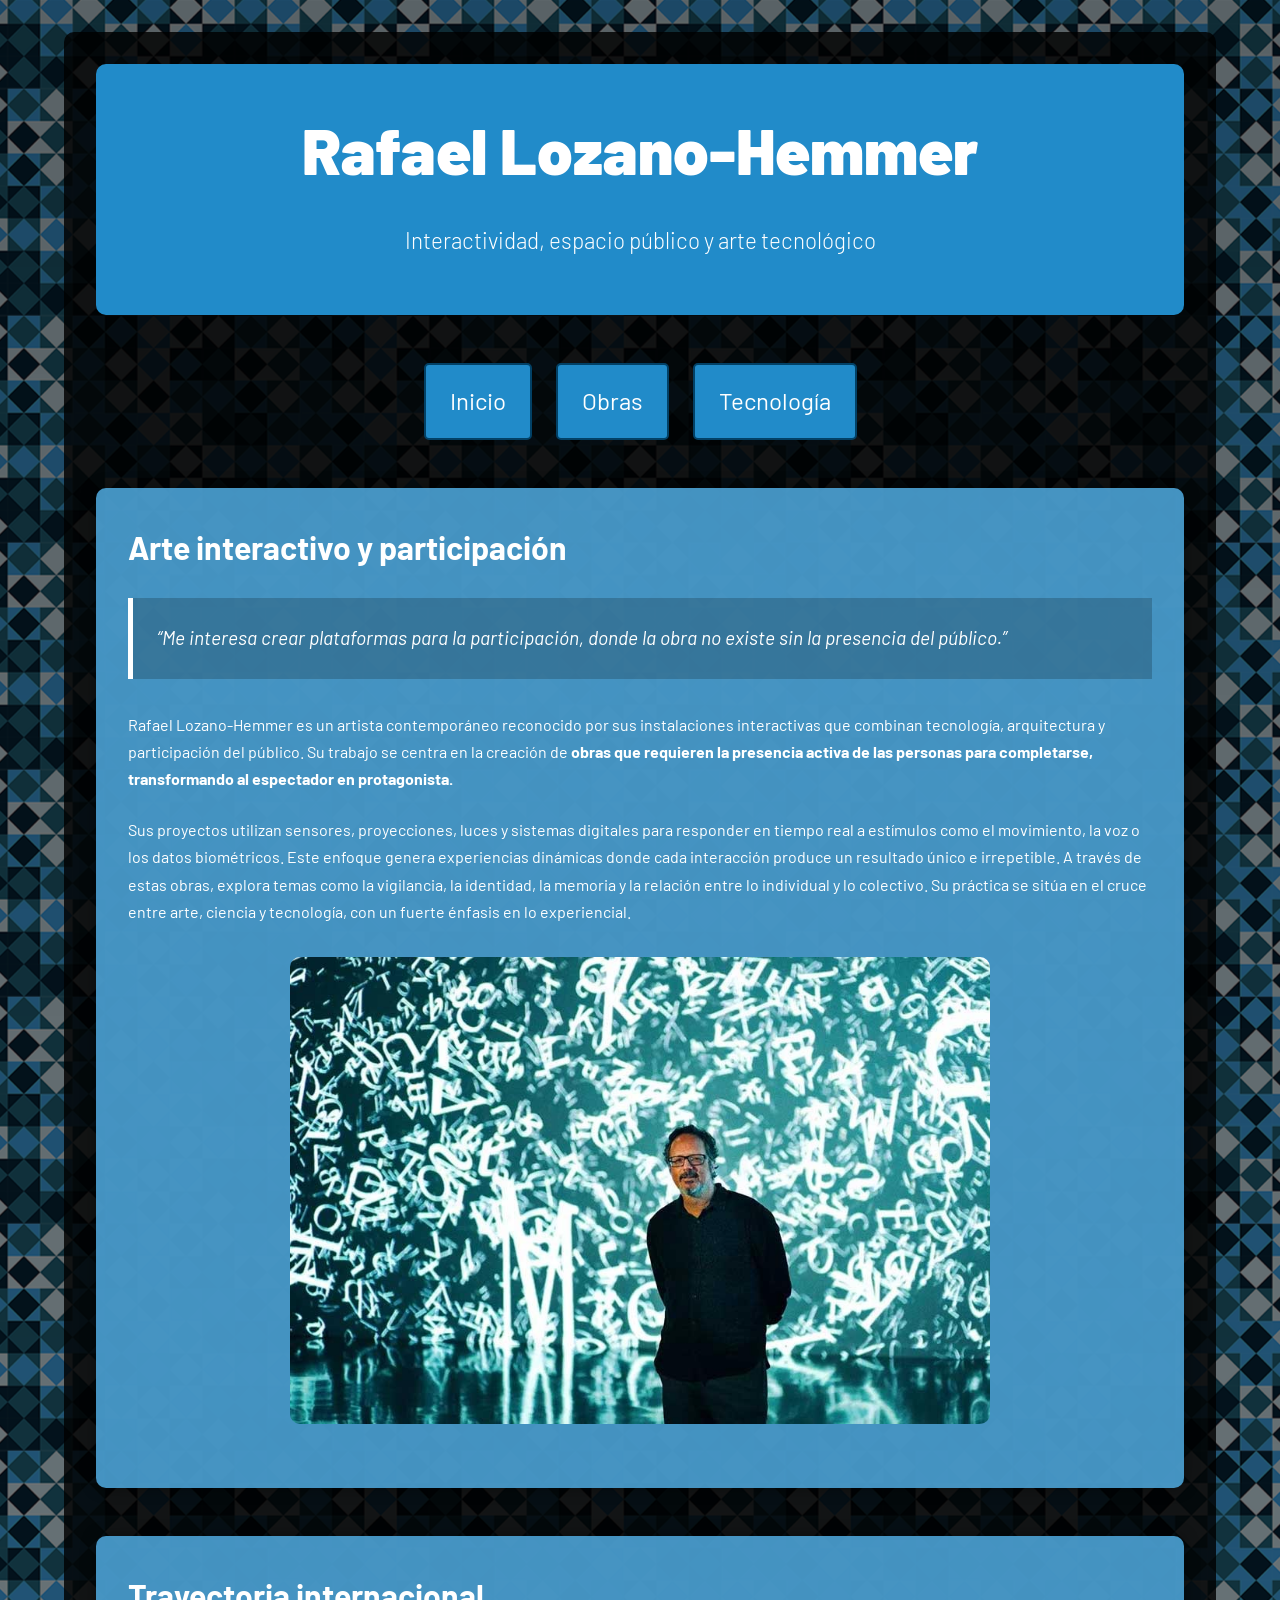
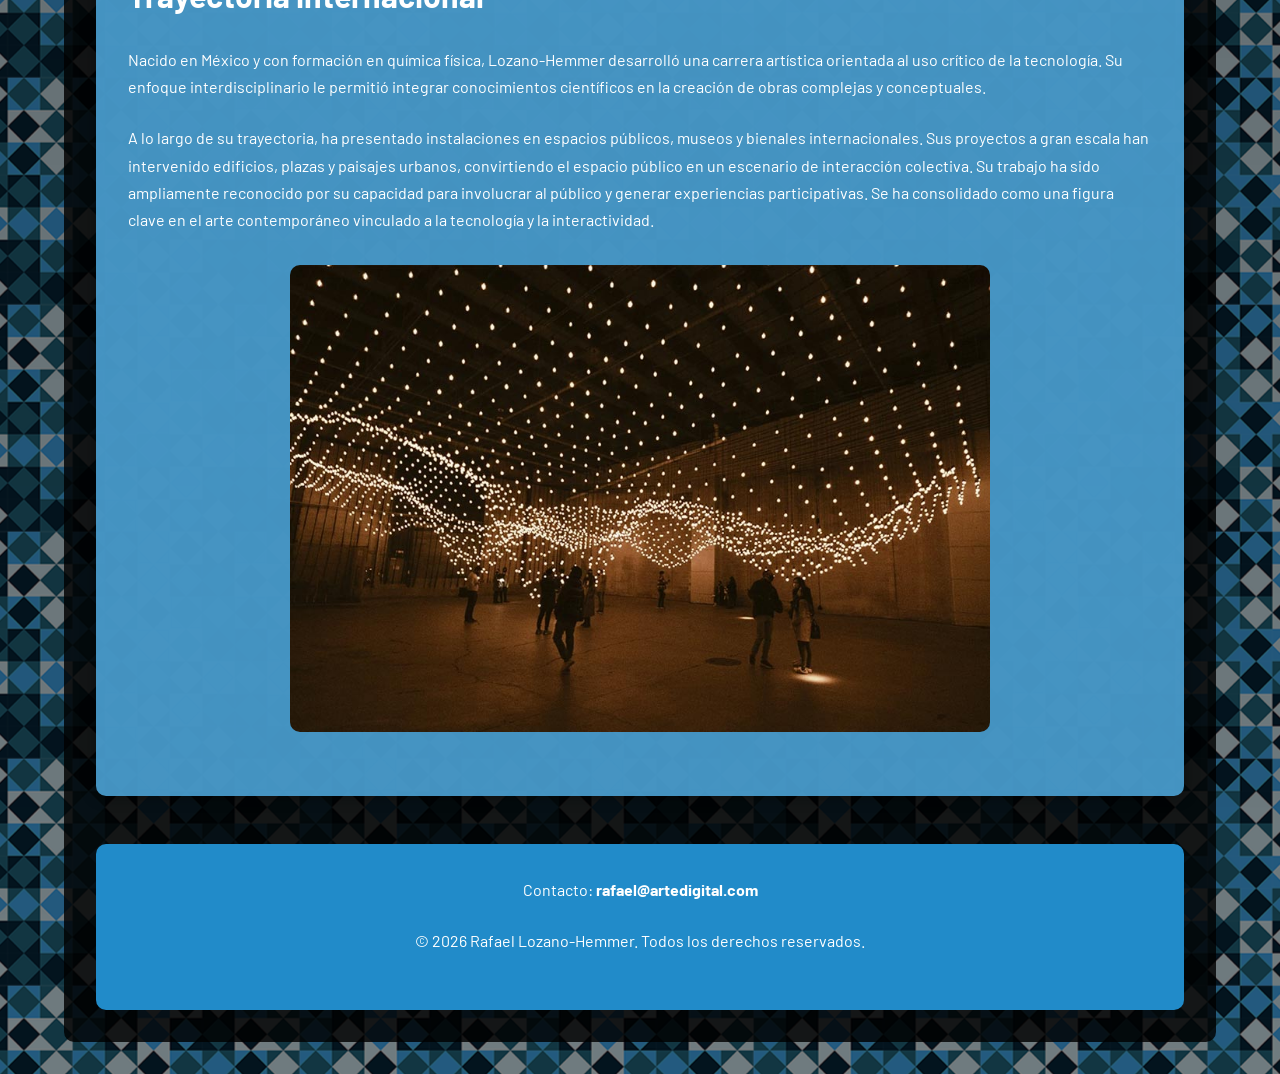
<file: index.html>
<!DOCTYPE html>

<html lang="es">

<head>

    <meta charset="UTF-8">

    <meta name="viewport" content="width=device-width, initial-scale=1.0">

    <title>Rafael Lozano-Hemmer | Inicio</title>

    <!-- Google Fonts -->

    <link rel="preconnect" href="https://fonts.googleapis.com">

    <link rel="preconnect" href="https://fonts.gstatic.com" crossorigin>

    <link href="https://fonts.googleapis.com/css2?family=Barlow:wght@300;400;500;700;900&display=swap" rel="stylesheet">

    <!-- CSS -->

    <link rel="stylesheet" href="estilos/styles.css">

</head>

<body>

    <!--
    Declaración de uso de IA

    Herramienta utilizada:
    ChatGPT

    Se utilizó IA para:
    - revisión de HTML y CSS
    - consultas sobre semántica web
    - corrección de errores
    - sugerencias visuales y estructurales

    Se realizaron modificaciones manuales
    sobre el código generado, reorganizando
    contenido, corrigiendo estilos y adaptando
    la estructura final del sitio.
    -->

    <div class="contenedor">

        <header>

            <h1>Rafael Lozano-Hemmer</h1>

            <p class="subtitulo">
                Interactividad, espacio público y arte tecnológico
            </p>

        </header>

        <nav>

            <ul class="menu">

                <li>
                    <a href="index.html">Inicio</a>
                </li>

                <li>
                    <a href="obras.html">Obras</a>
                </li>

                <li>
                    <a href="tecnologia.html">Tecnología</a>
                </li>

            </ul>

        </nav>

        <main>

            <section>

                <article>

                    <h2>Arte interactivo y participación</h2>

                    <blockquote>
                        “Me interesa crear plataformas para la participación,
                        donde la obra no existe sin la presencia del público.”
                    </blockquote>

                    <p>
                        Rafael Lozano-Hemmer es un artista contemporáneo reconocido por sus instalaciones interactivas que combinan tecnología, arquitectura y participación del público.
Su trabajo se centra en la creación de <strong>obras que requieren la presencia activa de las personas para completarse, transformando al espectador en protagonista.</strong>
                    </p>

                    <p>
                        Sus proyectos utilizan sensores, proyecciones, luces y sistemas digitales para responder en tiempo real a estímulos como el movimiento, la voz o los datos biométricos. Este enfoque genera experiencias dinámicas donde cada interacción produce un resultado único e irrepetible.

A través de estas obras, explora temas como la vigilancia, la identidad, la memoria y la relación entre lo individual y lo colectivo. 

Su práctica se sitúa en el cruce entre arte, ciencia y tecnología, con un fuerte énfasis en lo experiencial.

                    </p>

                    <img
                        src="img/lozano-hemmer-1.jpg"
                        alt="Instalación interactiva"
                        loading="lazy">

                </article>

                <article>

                    <h2>Trayectoria internacional</h2>

                    <p>
                        Nacido en México y con formación en química física, Lozano-Hemmer desarrolló una carrera artística orientada al uso crítico de la tecnología. Su enfoque interdisciplinario le permitió integrar conocimientos científicos en la creación de obras complejas y conceptuales.
                    </p>

                    <p>
                    A lo largo de su trayectoria, ha presentado instalaciones en espacios públicos, museos y bienales internacionales. Sus proyectos a gran escala han intervenido edificios, plazas y paisajes urbanos, convirtiendo el espacio público en un escenario de interacción colectiva.
                Su trabajo ha sido ampliamente reconocido por su capacidad para involucrar al público y generar experiencias participativas. Se ha consolidado como una figura clave en el arte contemporáneo vinculado a la tecnología y la interactividad.    
                
                </p>

                    <img
                        src="img/lozano-hemmer-2.jpg"
                        alt="Obra tecnológica de Rafael Lozano-Hemmer"
                        loading="lazy">

                </article>

            </section>

        </main>

        <footer>

            <p>
                Contacto:
                <a href="mailto:rafael@artedigital.com">
                    rafael@artedigital.com
                </a>
            </p>

            <p class="footer-texto">
                © 2026 Rafael Lozano-Hemmer. Todos los derechos reservados.
            </p>

        </footer>

    </div>

</body>

</html>
</file>
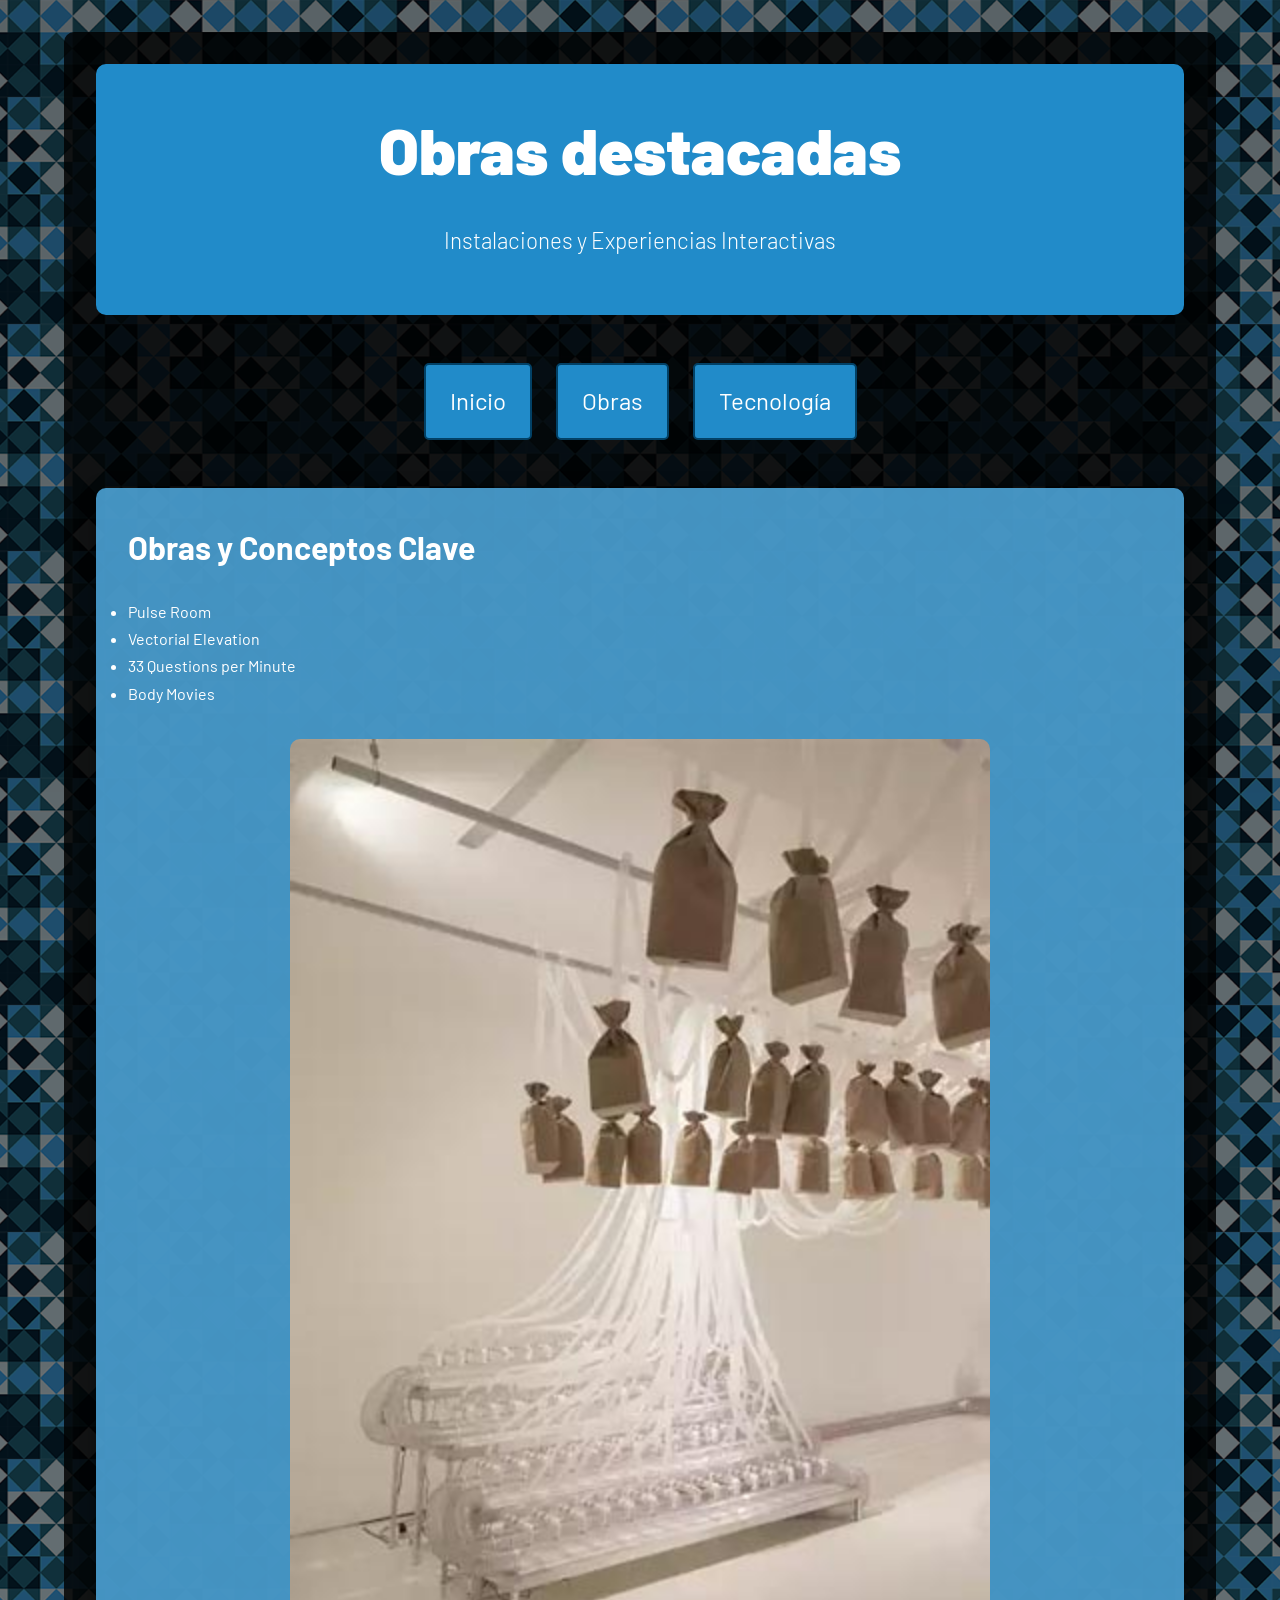
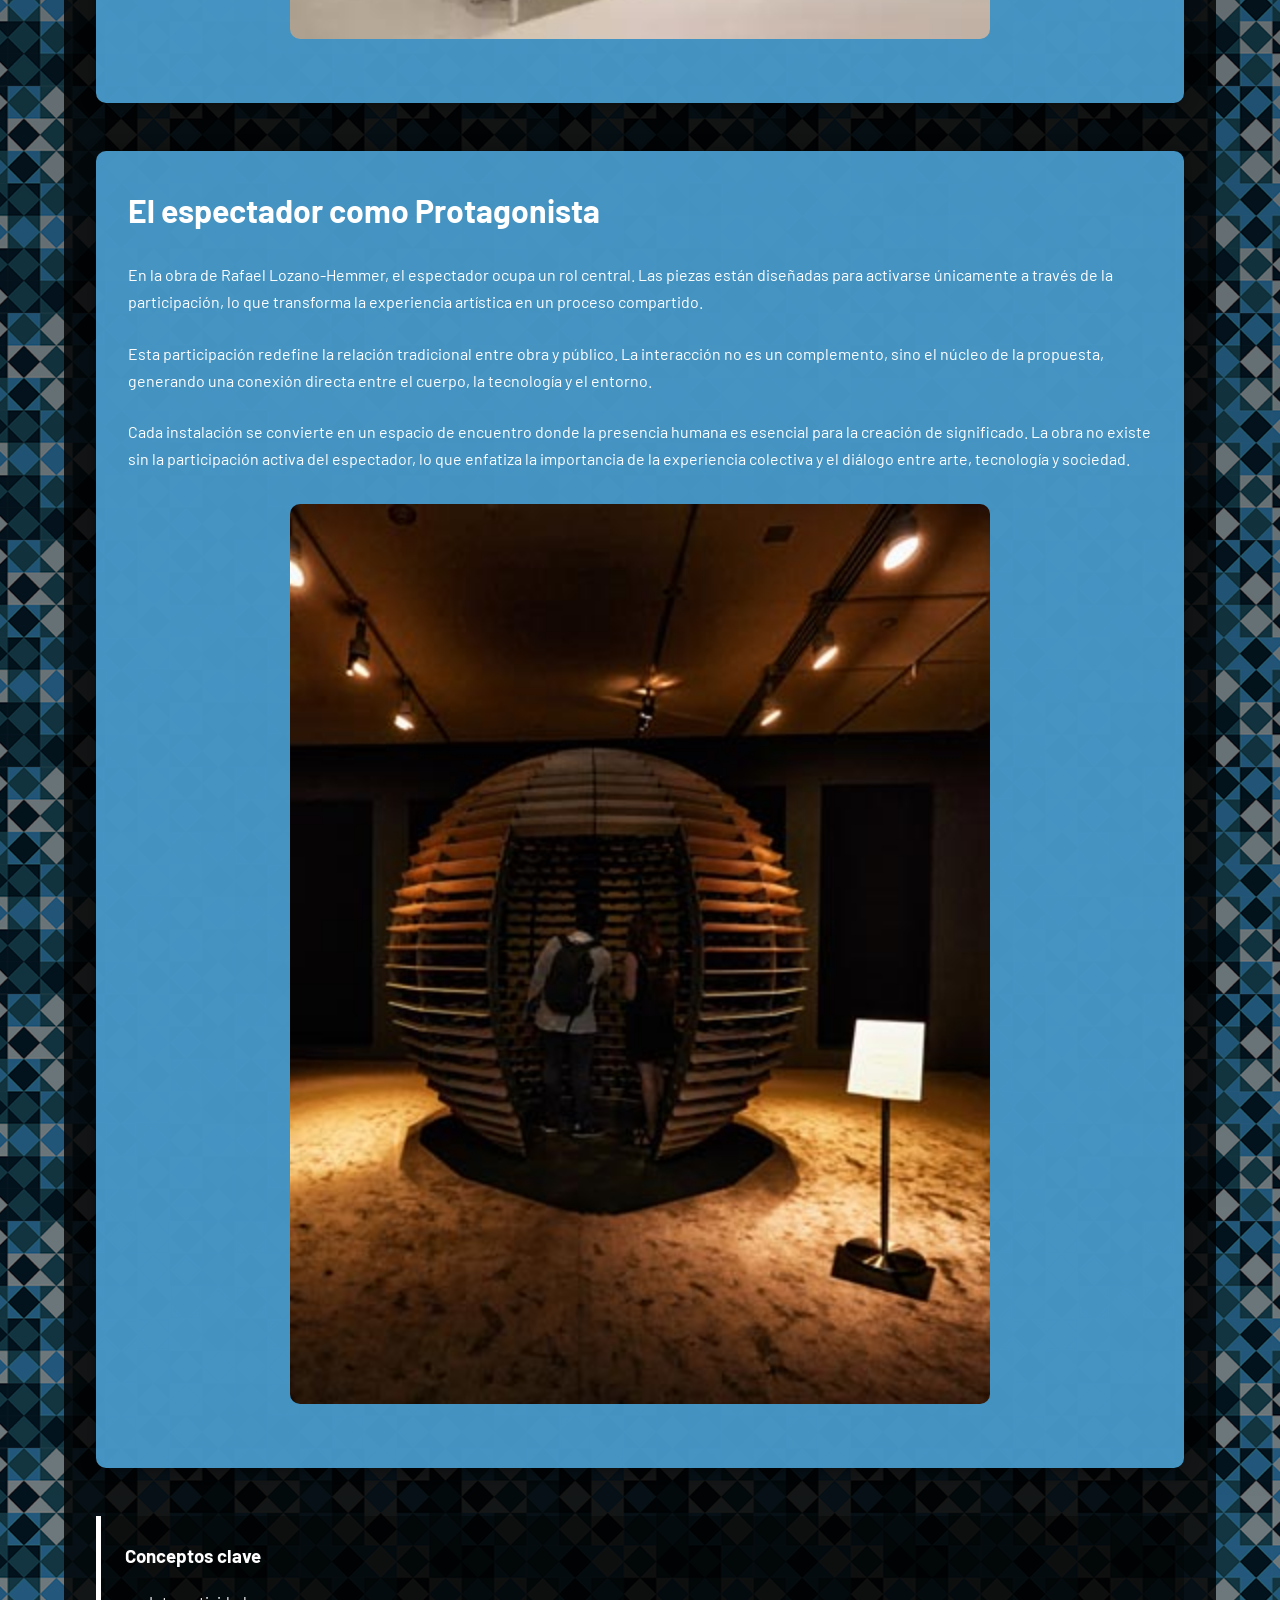
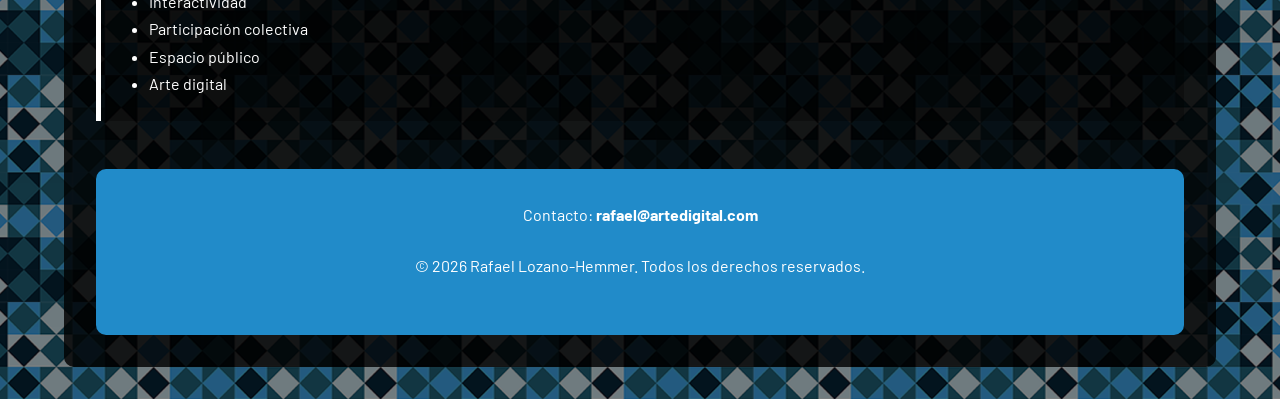
<file: obras.html>
<!DOCTYPE html>

<html lang="es">

<head>

    <meta charset="UTF-8">

    <meta name="viewport" content="width=device-width, initial-scale=1.0">

    <title>Rafael Lozano-Hemmer | Obras</title>

    <link rel="preconnect" href="https://fonts.googleapis.com">

    <link rel="preconnect" href="https://fonts.gstatic.com" crossorigin>

    <link href="https://fonts.googleapis.com/css2?family=Barlow:wght@300;400;500;700;900&display=swap" rel="stylesheet">

    <link rel="stylesheet" href="estilos/styles.css">

</head>

<body>

    <div class="contenedor">

        <header>

            <h1>Obras destacadas</h1>

            <p class="subtitulo">
                Instalaciones y Experiencias Interactivas
            </p>

        </header>

        <nav>

            <ul class="menu">

                <li>
                    <a href="index.html">Inicio</a>
                </li>

                <li>
                    <a href="obras.html">Obras</a>
                </li>

                <li>
                    <a href="tecnologia.html">Tecnología</a>
                </li>

            </ul>

        </nav>

        <main>

            <section>

                <article>

                    <h2>Obras y Conceptos Clave</h2>
                
                    <ul>

                        <li>Pulse Room</li>

                        <li>Vectorial Elevation</li>

                        <li>33 Questions per Minute</li>

                        <li>Body Movies</li>

                    </ul>
                   

                    <img
                        src="img/lozano-hemmer-3.jpg"
                        alt="Pulse Room"
                        loading="lazy">

                </article>

                <article>

                    <h2>El espectador como Protagonista</h2>

                    <p>
                      En la obra de Rafael Lozano-Hemmer, el espectador ocupa un rol central. Las piezas están diseñadas para activarse únicamente a través de la participación, lo que transforma la experiencia artística en un proceso compartido.

                    </p>Esta participación redefine la relación tradicional entre obra y público. La interacción no es un complemento, sino el núcleo de la propuesta, generando una conexión directa entre el cuerpo, la tecnología y el entorno.</p>

                     <p>
                        Cada instalación se convierte en un espacio de encuentro donde la presencia humana es esencial para la creación de significado. La obra no existe sin la participación activa del espectador, lo que enfatiza la importancia de la experiencia colectiva y el diálogo entre arte, tecnología y sociedad.
                    
                    
                    <img
                        src="img/lozano-hemmer-4.jpg"
                        alt="Body Movies"
                        loading="lazy">

                </article>

                <aside>

                    <h3>Conceptos clave</h3>

                    <ul>

                        <li>Interactividad</li>

                        <li>Participación colectiva</li>

                        <li>Espacio público</li>

                        <li>Arte digital</li>

                    </ul>

                </aside>

            </section>

        </main>

       <footer>

            <p>
                Contacto:
                <a href="mailto:rafael@artedigital.com">
                    rafael@artedigital.com
                </a>
            </p>

            <p class="footer-texto">
                © 2026 Rafael Lozano-Hemmer. Todos los derechos reservados.
            </p>

        </footer>

    </div>

</body>

</html>
</file>
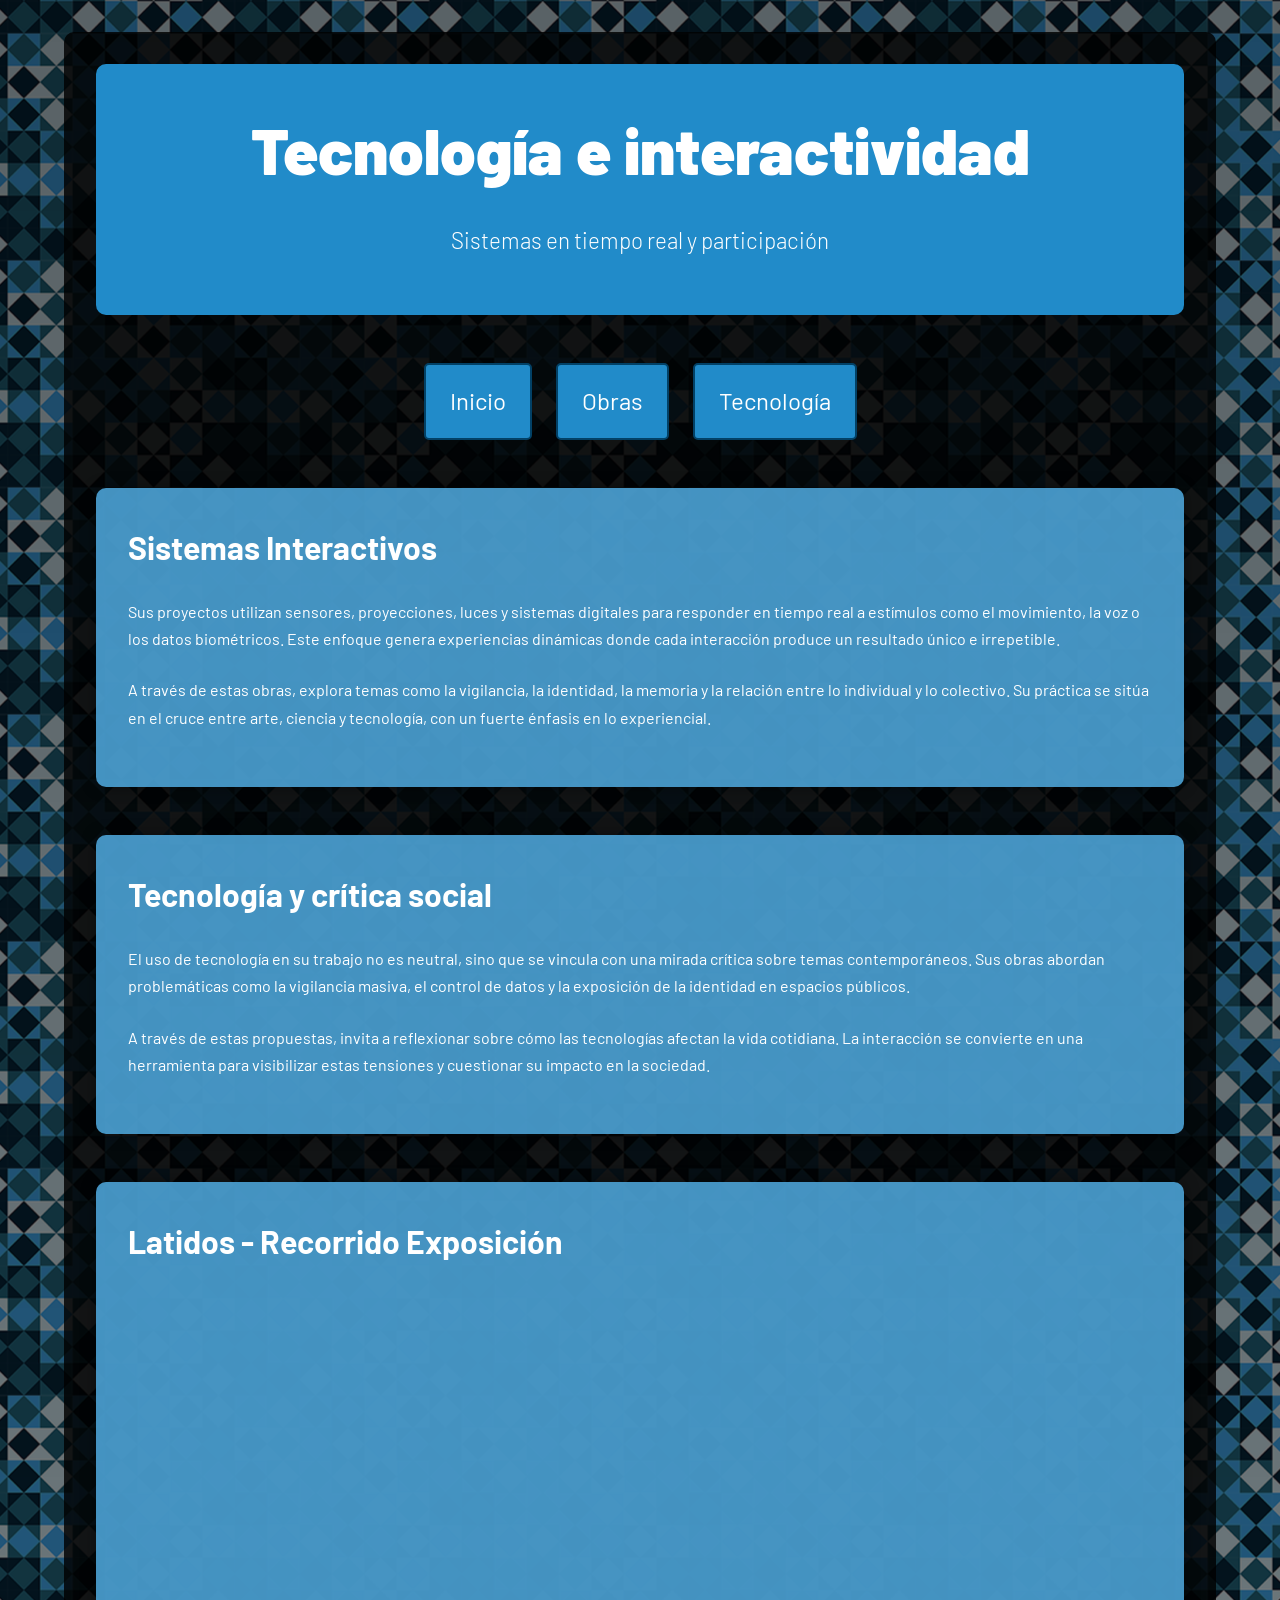
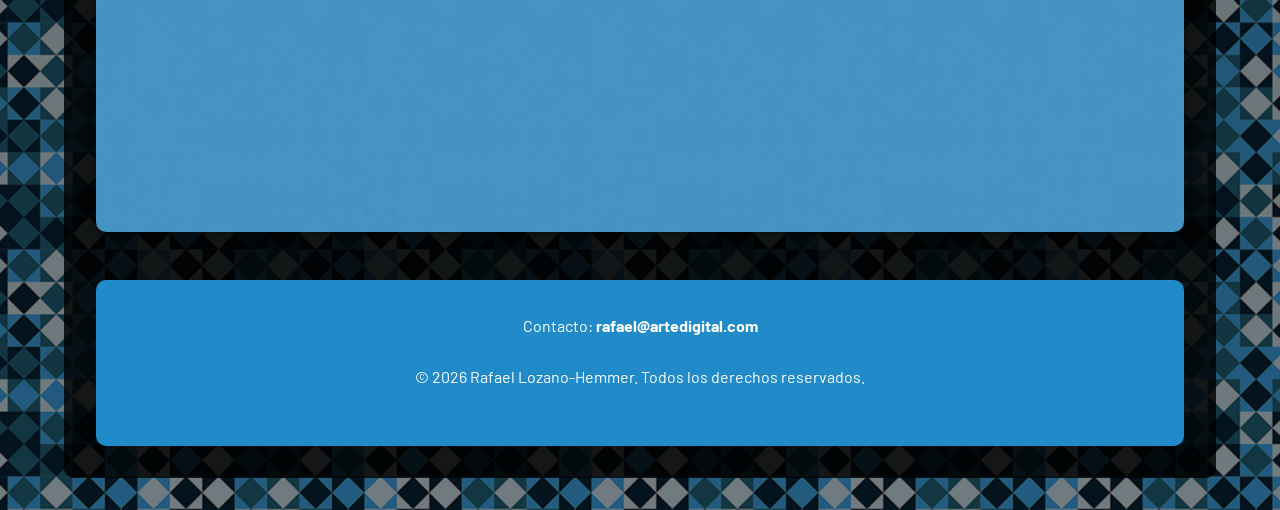
<file: tecnologia.html>
<!DOCTYPE html>

<html lang="es">

<head>

    <meta charset="UTF-8">

    <meta name="viewport" content="width=device-width, initial-scale=1.0">

    <title>Rafael Lozano-Hemmer | Tecnología</title>

    <link rel="preconnect" href="https://fonts.googleapis.com">

    <link rel="preconnect" href="https://fonts.gstatic.com" crossorigin>

    <link href="https://fonts.googleapis.com/css2?family=Barlow:wght@300;400;500;700;900&display=swap" rel="stylesheet">

    <link rel="stylesheet" href="estilos/styles.css">

</head>

<body>

    <div class="contenedor">

        <header>

            <h1>Tecnología e interactividad</h1>

            <p class="subtitulo">
                Sistemas en tiempo real y participación
            </p>

        </header>

        <nav>

            <ul class="menu">

                <li>
                    <a href="index.html">Inicio</a>
                </li>

                <li>
                    <a href="obras.html">Obras</a>
                </li>

                <li>
                    <a href="tecnologia.html">Tecnología</a>
                </li>

            </ul>

        </nav>

        <main>

            <section>

                <article>

                    <h2>Sistemas Interactivos</h2>

                    <p>
                        Sus proyectos utilizan sensores, proyecciones, luces y sistemas digitales para responder en tiempo real a estímulos como el movimiento, la voz o los datos biométricos. Este enfoque genera experiencias dinámicas donde cada interacción produce un resultado único e irrepetible.
                    </p>

                    <p>
                       A través de estas obras, explora temas como la vigilancia, la identidad, la memoria y la relación entre lo individual y lo colectivo. 

Su práctica se sitúa en el cruce entre arte, ciencia y tecnología, con un fuerte énfasis en lo experiencial.
                    </p>

                </article>

                <article>

                    <h2>Tecnología y crítica social</h2>

                    <p>
                        El uso de tecnología en su trabajo no es neutral, sino que se vincula con una mirada crítica sobre temas contemporáneos. Sus obras abordan problemáticas como la vigilancia masiva, el control de datos y la exposición de la identidad en espacios públicos.
                    </p>

                    <p>
                  A través de estas propuestas, invita a reflexionar sobre cómo las tecnologías afectan la vida cotidiana. La interacción se convierte en una herramienta para visibilizar estas tensiones y cuestionar su impacto en la sociedad.

                    </p>

                </article>

                <article>

                    <h2>Latidos - Recorrido Exposición</h2>

                    <iframe
                        width="100%"
                        height="500"
                        src="https://www.youtube.com/embed/jTzojcaanDs"
                        title="Rafael Lozano-Hemmer"
                        allowfullscreen>
                    </iframe>

                </article>

            </section>

        </main>
 <footer>

            <p>
                Contacto:
                <a href="mailto:rafael@artedigital.com">
                    rafael@artedigital.com
                </a>
            </p>

            <p class="footer-texto">
                © 2026 Rafael Lozano-Hemmer. Todos los derechos reservados.
            </p>

        </footer>

    </div>

</body>

</html>
</file>
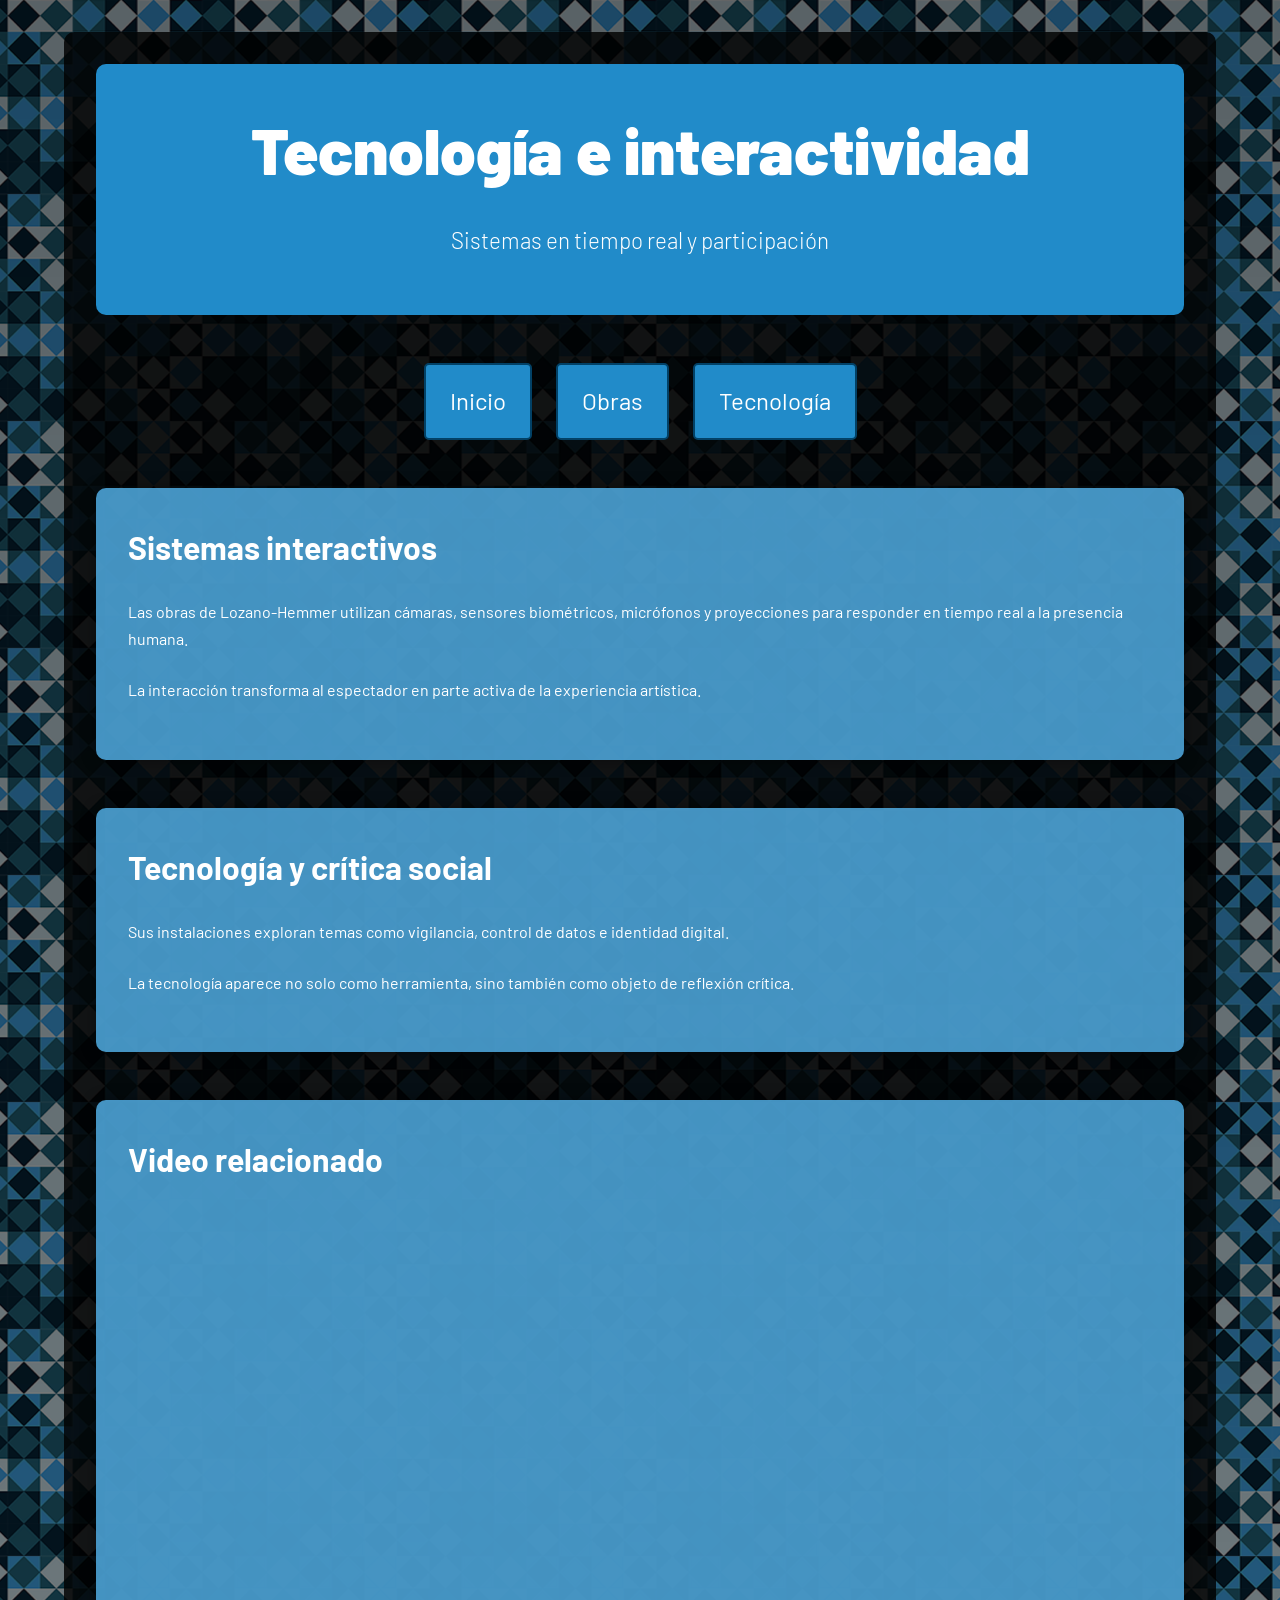
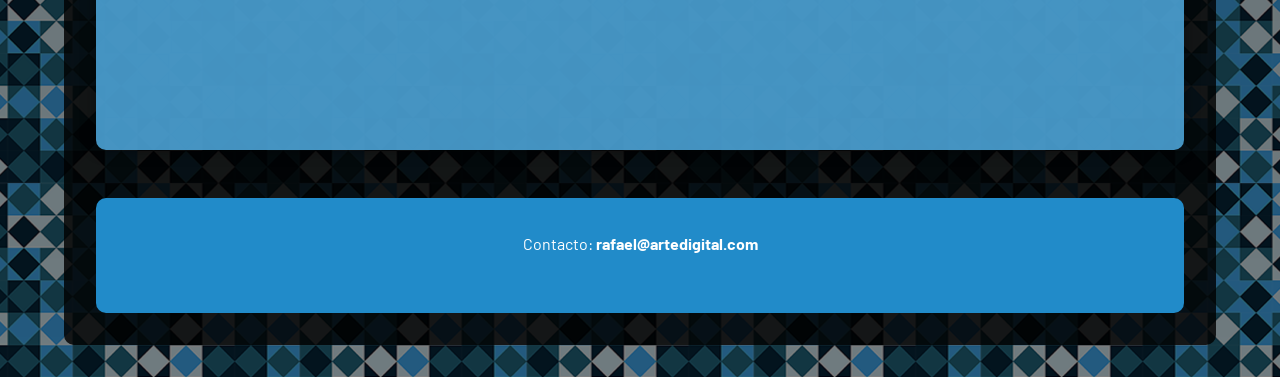
<file: tecnología.html>
<!DOCTYPE html>

<html lang="es">

<head>

    <meta charset="UTF-8">

    <meta name="viewport" content="width=device-width, initial-scale=1.0">

    <title>Rafael Lozano-Hemmer | Tecnología</title>

    <link rel="preconnect" href="https://fonts.googleapis.com">

    <link rel="preconnect" href="https://fonts.gstatic.com" crossorigin>

    <link href="https://fonts.googleapis.com/css2?family=Barlow:wght@300;400;500;700;900&display=swap" rel="stylesheet">

    <link rel="stylesheet" href="estilos/styles.css">

</head>

<body>

    <div class="contenedor">

        <header>

            <h1>Tecnología e interactividad</h1>

            <p class="subtitulo">
                Sistemas en tiempo real y participación
            </p>

        </header>

        <nav>

            <ul class="menu">

                <li>
                    <a href="index.html">Inicio</a>
                </li>

                <li>
                    <a href="obras.html">Obras</a>
                </li>

                <li>
                    <a href="tecnologia.html">Tecnología</a>
                </li>

            </ul>

        </nav>

        <main>

            <section>

                <article>

                    <h2>Sistemas interactivos</h2>

                    <p>
                        Las obras de Lozano-Hemmer utilizan cámaras,
                        sensores biométricos, micrófonos y proyecciones
                        para responder en tiempo real a la presencia humana.
                    </p>

                    <p>
                        La interacción transforma al espectador en parte
                        activa de la experiencia artística.
                    </p>

                </article>

                <article>

                    <h2>Tecnología y crítica social</h2>

                    <p>
                        Sus instalaciones exploran temas como vigilancia,
                        control de datos e identidad digital.
                    </p>

                    <p>
                        La tecnología aparece no solo como herramienta,
                        sino también como objeto de reflexión crítica.
                    </p>

                </article>

                <article>

                    <h2>Video relacionado</h2>

                    <iframe
                        width="100%"
                        height="500"
                        src="https://www.youtube.com/embed/qaIk7tJpbF4"
                        title="Rafael Lozano-Hemmer"
                        allowfullscreen>
                    </iframe>

                </article>

            </section>

        </main>

        <footer>

            <p>
                Contacto:
                <a href="mailto:rafael@artedigital.com">
                    rafael@artedigital.com
                </a>
            </p>

        </footer>

    </div>

</body>

</html>
</file>
<file: estilos/styles.css>
/* RESET */

* {

    margin: 0;

    padding: 0;

    box-sizing: border-box;
}

/* BODY */

body {

    font-family: "Barlow", sans-serif;

    line-height: 1.7;

    color: white;

    background-image:
        linear-gradient(rgba(0,0,0,0.6), rgba(0,0,0,0.5)),
        url("../img/fondo.png");

    background-position: center;
    background-repeat: repeat;
    
}

/* CONTENEDOR */

.contenedor {

    width: 90%;

    max-width: 1200px;

    margin: 2rem auto;

    padding: 2rem;

    background-color: rgba(0,0,0,0.82);

    border-radius: 10px;
}

/* HEADER */

header {

    text-align: center;

    background-color: #218BC9;

    padding: 2rem;

    border-radius: 10px;

    margin-bottom: 3rem;
}

header h1 {

    font-size: 4rem;

    margin-bottom: 1rem;

    font-weight: 900;
}

.subtitulo {

    font-size: 1.4rem;

    font-weight: 300;
}

/* MENÚ */

nav {

    margin-bottom: 3rem;
}

.menu {

    list-style: none;

    display: flex;

    justify-content: center;

    gap: 1.5rem;

    flex-wrap: wrap;

    font-size: 1.5rem;
}

.menu li {

    display: inline-block;
}

.menu a {

    background-color: #218BC9;

    color: white;

    text-decoration: none;

    padding: 1rem 1.5rem;

    border: 2px solid #024166;

    border-radius: 5px;

    display: inline-block;

    transition: 0.3s;
}

.menu a:hover {

    background-color: #024166;

    transform: scale(1.05);
}

.menu a:visited {

    color: #d8d8d8;
}

.menu a:active {

    background-color: orange;
}

/* SECCIONES */

section {

    margin-bottom: 3rem;
}

/* ARTÍCULOS */

article {

    background-color: rgba(76,162,213,0.90);

    padding: 2rem;

    margin-bottom: 3rem;

    border-radius: 10px;

    box-shadow: 0 0 15px rgba(0,0,0,0.4);
}

article h2 {

    margin-bottom: 1.5rem;

    font-size: 2rem;
}

/* TEXTO */

p {

    margin-bottom: 1.5rem;
}

/* BLOCKQUOTE */

blockquote {

    font-style: italic;

    font-size: 1.2rem;

    padding: 1.5rem;

    margin-bottom: 2rem;

    border-left: 5px solid white;

    background-color: rgba(0,0,0,0.2);
}

/* IMÁGENES */

img {

    width: 100%;

    max-width: 700px;

    display: block;

    margin: 2rem auto;

    border-radius: 10px;
}

/* ASIDE */

aside {

    background-color: rgba(0,0,0,0.3);

    padding: 1.5rem;

    border-left: 5px solid white;

    margin-bottom: 3rem;
}

aside h3 {

    margin-bottom: 1rem;
}

aside ul {

    margin-left: 1.5rem;
}

/* IFRAME */

iframe {

    border: none;

    border-radius: 10px;
}

/* FOOTER */

footer {

    text-align: center;

    background-color: #218BC9;

    padding: 2rem;

    border-radius: 10px;
}

footer a {

    color: white;

    text-decoration: none;

    font-weight: bold;
}

footer a:hover {

    text-decoration: underline;
}

/* RESPONSIVE */

@media screen and (max-width: 768px) {

    header h1 {

        font-size: 2.5rem;
    }

    .menu {

        flex-direction: column;

        align-items: center;
    }

    article {

        padding: 1.5rem;
    }

    iframe {

        height: 300px;
    }
}
</file>
